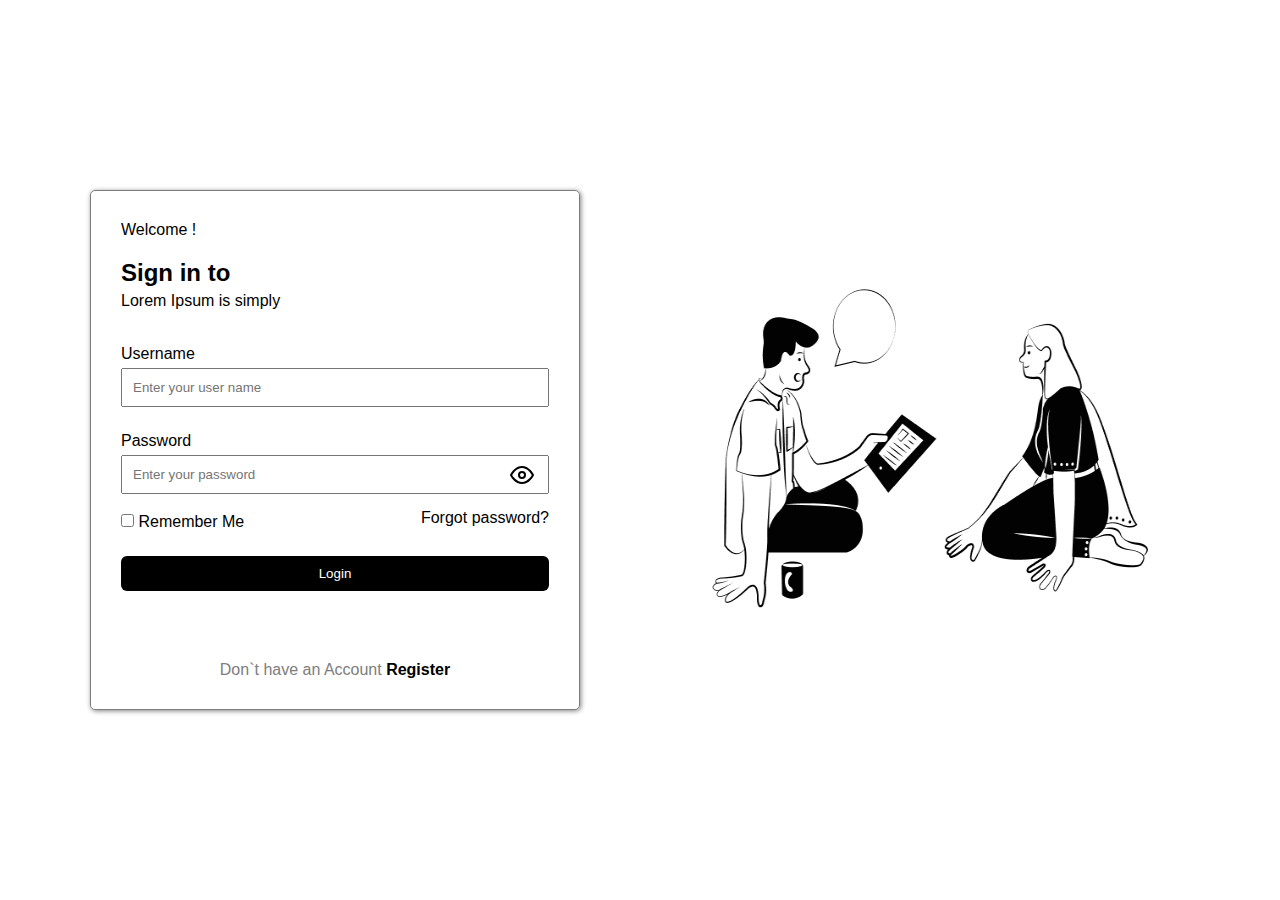
<file: index.html>
<!DOCTYPE html>
<html lang="en">
  <head>
    <meta charset="UTF-8" />
    <meta http-equiv="X-UA-Compatible" content="IE=edge" />
    <meta name="viewport" content="width=device-width, initial-scale=1.0" />
    <link rel="stylesheet" href="assets/css/stylesheet.css" />
    <title>Login</title>
  </head>
  <body>
    <div class="login">
      <p>Welcome !</p>
      <h2>Sign in to</h2>
      <p id="lorem">Lorem Ipsum is simply</p>
      <div class="inputs">
        <label for="email">Username</label>
        <input type="text" placeholder="Enter your user name" name="email" />
        <label for="password">Password</label>
        <div class="inputPassword" >
            <input type="password" placeholder="Enter your password" name="password" id="password"/>
            <img src="assets/img/eye.svg" data="eye" id="imgModeInput" width="24" height="24">
        </div>
      </div>
      <div class="remember">
        <div class="checkbox">
          <input type="checkbox" name="rememberMe" />
          <label for="rememberMe">Remember Me</label>
        </div>
        <a>Forgot password?</a>
      </div>
      <input type="button" value="Login" id="login"/>
      <div class="register">
        <p>Don`t have an Account <a href="register.html">Register</a></p>
      </div>
    </div>
    <div class="persons">
      <img src="assets/img/persons.png " height="650px" width="700px" />
    </div>
      <script src="assets/js/script.js"></script>
  </body>
</html>
</file>
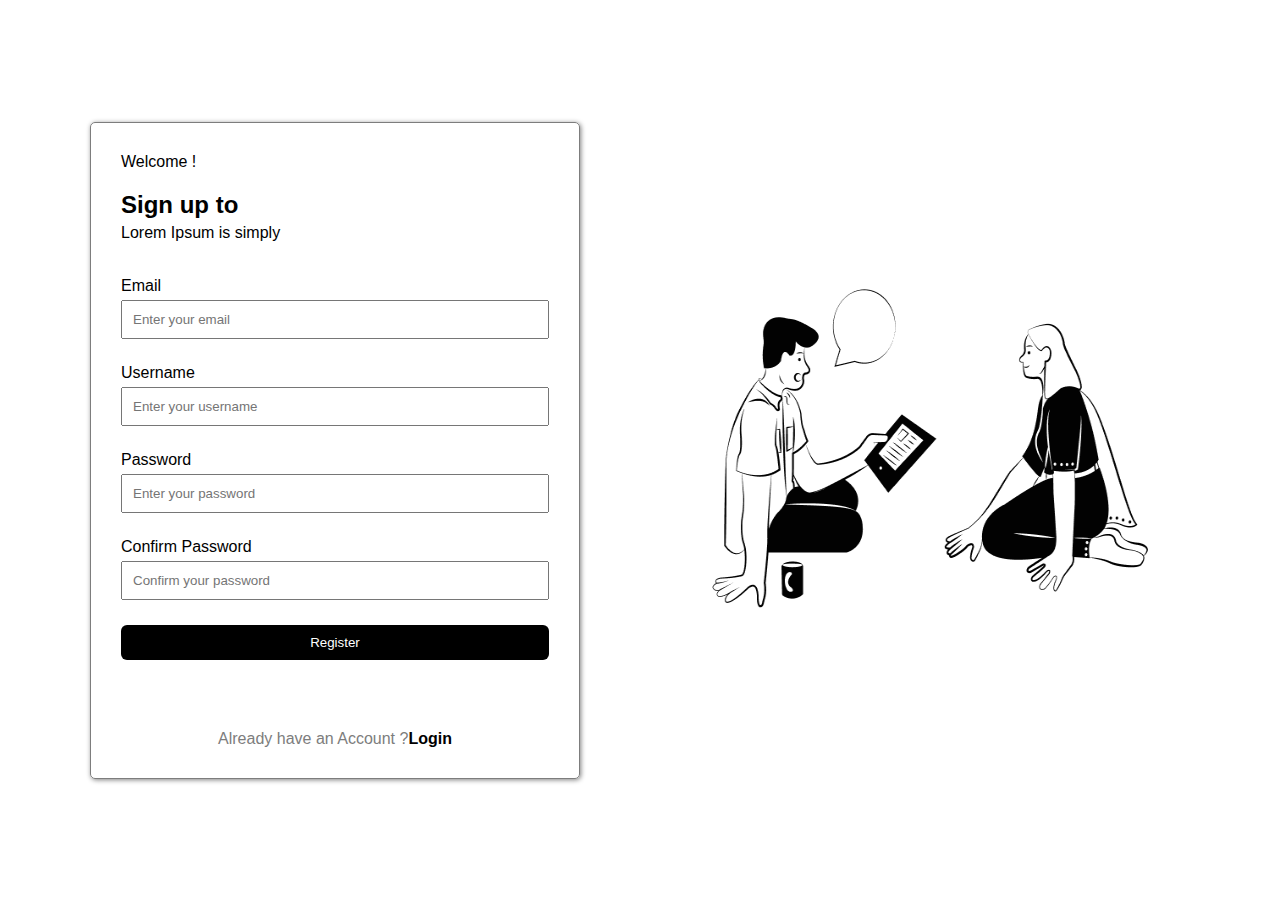
<file: register.html>
<!DOCTYPE html>
<html lang="en">
  <head>
    <meta charset="UTF-8" />
    <meta http-equiv="X-UA-Compatible" content="IE=edge" />
    <meta name="viewport" content="width=device-width, initial-scale=1.0" />
    <link rel="stylesheet" href="assets/css/stylesheet.css" />
    <title>Register</title>
  </head>
  <body>
    <div class="login">
      <p>Welcome !</p>
      <h2>Sign up to</h2>
      <p id="lorem">Lorem Ipsum is simply</p>
      <div class="inputs">
        <label for="email">Email</label>
        <input type="email" placeholder="Enter your email" name="email" />

        <label for="password">Username</label>
        <input type="text" placeholder="Enter your username" name="password"/>
        
        <label for="password">Password</label>
        <div class="inputPassword">
            <input type="password" name="password" id="" placeholder="Enter your password">
            <i data-feather="eye"></i>
        </div>
        <label for="password">Confirm Password</label>
        <div class="inputPassword">
            <input type="password" name="confirmPassword" placeholder="Confirm your password">
            <i data-feather="eye"></i>
        </div>
      </div>

      <input type="button" value="Register" id="login" />
      <div class="register">
        <p>Already have an Account ?<a href="index.html">Login</a></p>
      </div>
    </div>
    <div class="persons">
      <img src="assets/img/persons.png " height="650px" width="700px" />
    </div>
      <script src="assets/js/script.js"></script>
  </body>
</html>
</file>
<file: assets/css/stylesheet.css>
* {
  box-sizing: border-box;
  margin: 0;
  padding: 0;
  font-family: sans-serif;
}
body {
  display: flex;
  width: 100%;
  height: 100vh;
  align-items: center;
}
.remember {
  display: flex;
  justify-content: space-between;
}
.login {
  padding: 30px;
  display: flex;
  flex-direction: column;
  margin-left: 90px;
  width: 500px;
  height: auto;
  border: 1px solid #7D7D7D;
  border-radius: 5px;
  box-shadow: 1px 1px 5px grey;
}
.login .remember {
  margin-top: 15px;
}
.inputs label {
  margin-top: 25px;
}
.login .inputs {
  display: flex;
  flex-direction: column;
  margin-top: 10px;
}
.login .inputPassword{
    position: relative;
}
.login .inputPassword input{
    width: 100%;
}
.login .inputPassword img{
    cursor: pointer;
    position: absolute;
    right: 15px;
    top: 13px;
}
.login h2 {
  margin-top: 20px;
}
.login #lorem {
  margin-top: 5px;
}
.login #login {
  margin-top: 25px;
  background-color: black;
  color: white;
  border-radius: 6px;
  border: none;
}
.login .register {
  color: #7D7D7D;
  margin-top: 70px;
  text-align: center;
}
.login .register a{
    text-decoration: none;
    font-weight: bold;
    color: black;
}
.login input {
  margin-top: 5px;
  padding: 10px;
}
</file>
